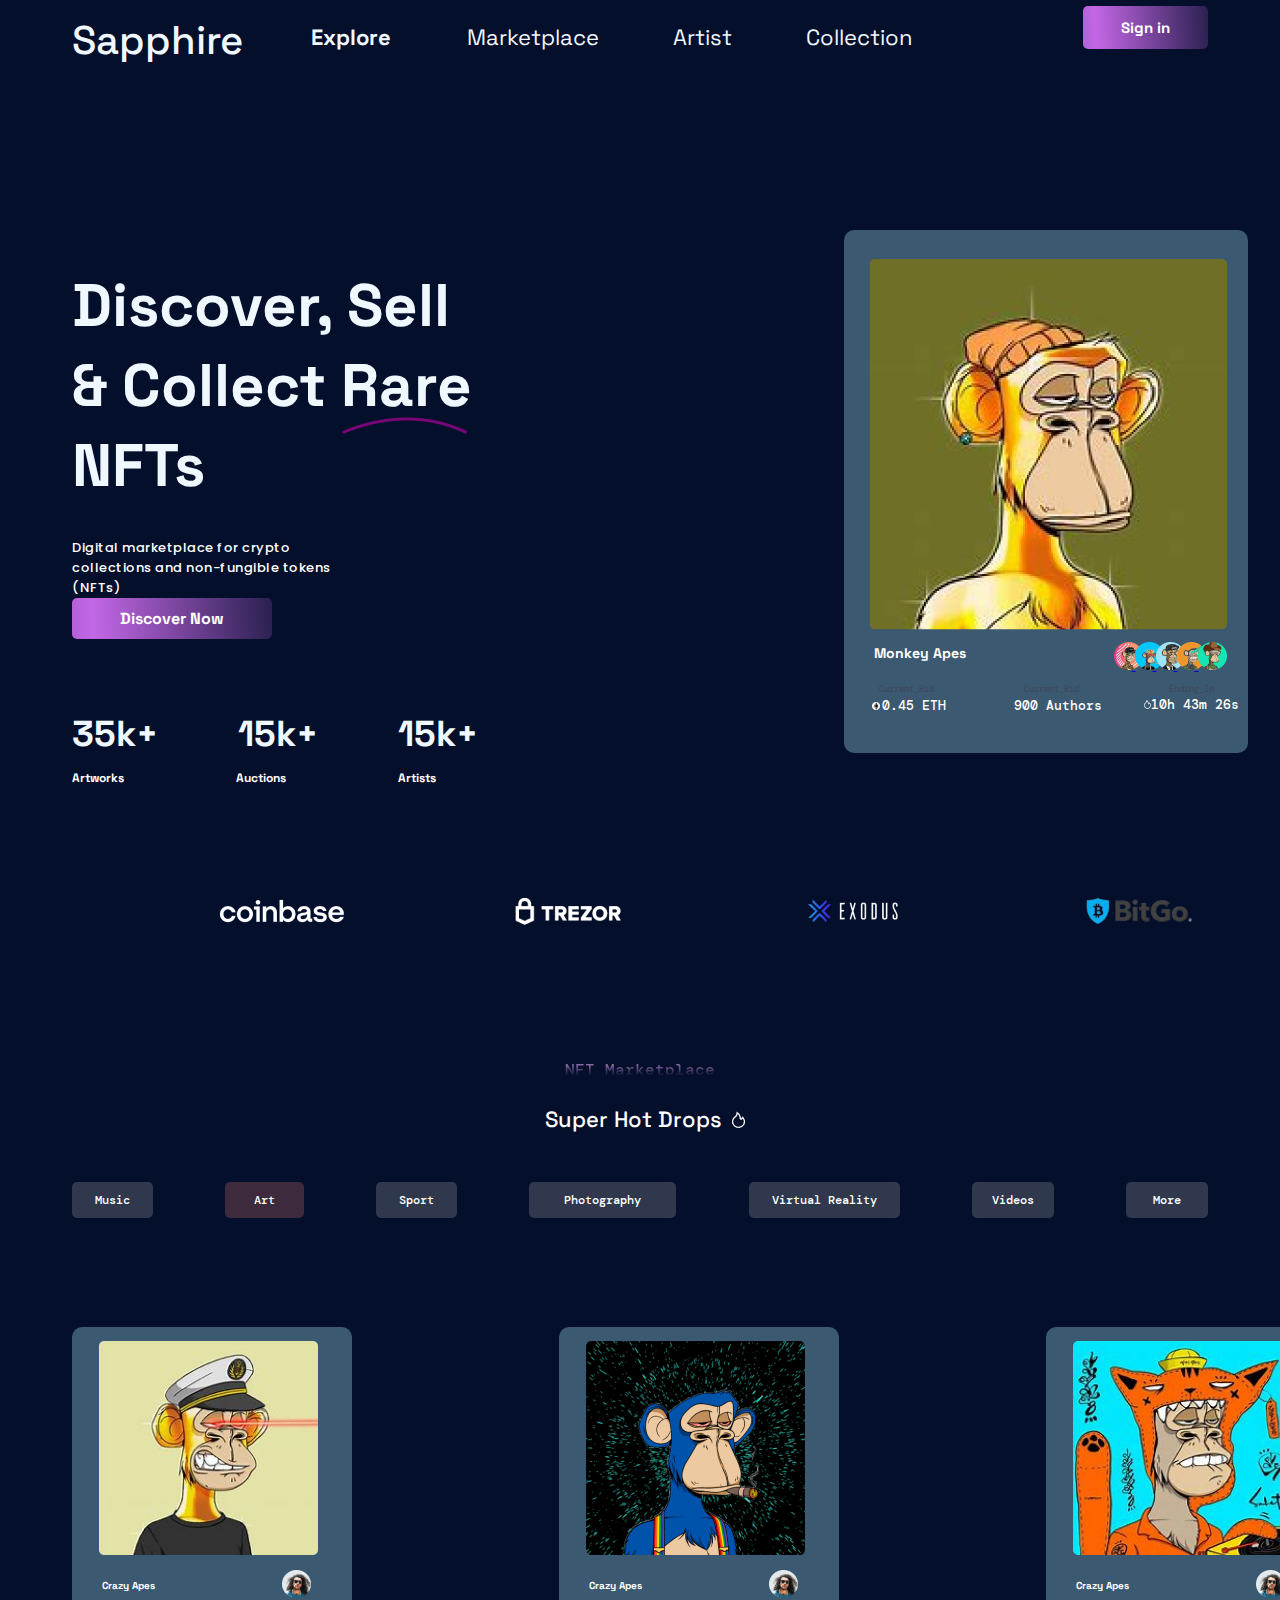
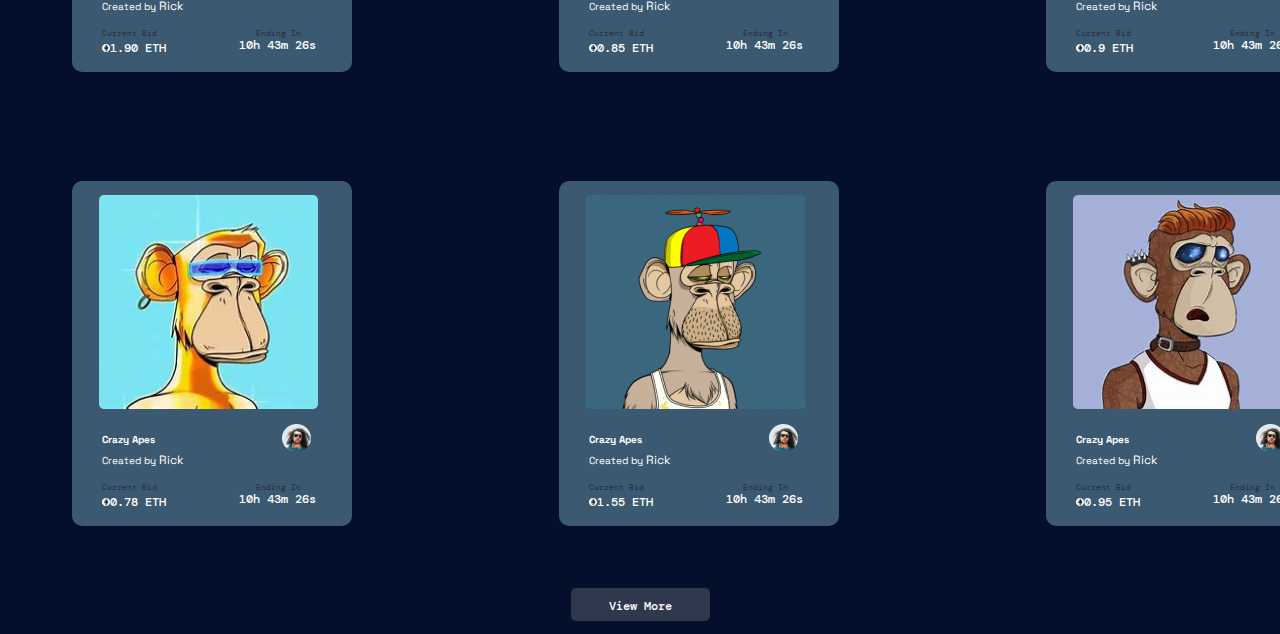
<file: index.html>
<!DOCTYPE html>
<html lang="en">
<head>
    <meta charset="UTF-8">
    <meta http-equiv="X-UA-Compatible" content="IE=edge">
    <meta name="viewport" content="width=device-width, initial-scale=1.0">
    <link rel="stylesheet" href="style.css">
    <title>NFT</title>
</head>
<body style=overflow-x:hidden;>
<!-- шапка -->
<div class="hedaer">
    <div class="container">
        <div class="header-block">
            
            <a href="#" class="header-logo">Sapphire</a>

            <div class="nav">
                <a href="#" class="nav-link"><b>Explore</span></b>
                <a href="#" class="nav-link">Marketplace</a>
                <a href="#" class="nav-link">Artist</a>
                <a href="#" class="nav-link">Collection</a>
            </div>
        
            <div class="button">
                <a href="#" class="btn">Sign in</a>
            </div>
        </div>
    </div>
</div>
<!-- конец шапки -->

<div class="main">
    <div class="container">
        <div class="main-block">
            <div class="main-title">
                Discover, Sell
                & Collect Rare
                NFTs
            </div>

            <div class="element">
                <img src="img'/Vector 1.png" alt="" class="rose">
            </div>
            <div class="main-suptitle">
                Digital marketplace for crypto collections and
                non-fungible tokens (NFTs)
            </div>

            <div class="main-btn">
                <a href="#" class="buttonn">Discover Now</a>
            </div>

            <div class="info-value">
                <div class="ttitle-values">
                    35k+ 15k+ 15k+
                </div>
                <div class="supptitle-values">
                    Artworks Auctions Artists
                </div>
            </div>

            <div class="company">
                <div class="company-items">
                    <a href="#">
                        <img src="img'/coinbase.png" alt="" class="item1">
                    </a>
                
                    <a href="#">
                        <img src="img'/trezor.png" alt="" class="item2">
                    </a>
                
                    <a href="#">
                        <img src="img'/exodus.png" alt="" class="item3">
                    </a>
                
                    <a href="#">
                        <img src="img'/bitgo.png" alt="" class="item4">
                    </a>
                </div>
            </div>


            <div class="right-content">
                <div class="chichi-img">
                    <img src="img'/chichi.png" alt="" class="chicha">
                </div>

                <div class="text">Monkey Apes</div>

                <div class="cartochki">
                    <a href="#" class="crti1">
                        <img src="img'/01.png" class='carti1' alt="">
                    </a>
                                
                    <a href="#" class="crti2">
                        <img src="img'/02.png" class='carti1' alt="">
                    </a>

                    <a href="#" class="crti3">
                        <img src="img'/03.png" class='carti1' alt="">
                    </a>

                    <a href="#" class="crti4">
                        <img src="img'/04.png" class='carti1' alt="">
                    </a>

                    <a href="#" class="crti5">
                        <img src="img'/05.png" class='carti1' alt="">
                    </a>             
                </div>
            


                <div class="info-flex">
                    <div class="info-title">
                        Current_Bid
                        Current_Bid
                        Ending_In
                    </div>
                    
                    <div class="info-suptitle">
                        <div class="info01">
                            <div class="img01">
                                <img src="img'/Ellipse 6.png" alt="" class="image01">
                            </div>

                            <div class="text01">0.45 ETH</div>

                        </div>

                        <div class="info02">
                            <div class="text02">900 Authors</div>
                        </div>

                        <div class="info03">

                            <div class="img03">
                                <img src="img'/Vector (3).png" alt="">
                            </div>

                            <div class="">
                                10h 43m 26s
                            </div>
                        </div>
                    </div>
                </div>
            </div>
        </div>
    </div>
</div>


<div class="market">
    <div class="container">
        <div class="market-title">
            NFT Marketplace
        </div>

        <div class="market-suptitle">
            <div class="market-suptitle-text">
                Super Hot Drops
            </div>
            <div class="market-suptitle-img">
                <img src="img'/fire.png" alt="" class="sup-img">
            </div>
        </div>

        <div class="market-buttons">
            <a href="#" class="btn1">Music</a>
            <a href="#" class="btn2">Art</a>
            <a href="#" class="btn3">Sport</a>
            <a href="#" class="btn4">Photography</a>
            <a href="#" class="btn5">Virtual Reality</a>
            <a href="#" class="btn6">Videos</a>
            <a href="#" class="btn7">More</a>
        </div>
    </div>
</div>
<!-- cartochki x6 -->
<div class="cards-set">
    <div class="container">
        <div class="cards">
            <div class="card1">
                <a href="#"></a>
                <div class="info-card1">
                    <img src="img'/001.png" alt="" class="cr1">

                    <div class="title-info-card1">Crazy <b>Apes</b></div>

                    <a href="#" class="chel01" >
                        <img src="img'/chell.png" class="chel01-img" alt="">
                    </a>

                    <div class="suptitle-info-card1">Created by <span>Rick</span></div>

                    <div class="left-right-info1">
                        <!-- left side -->
                        <div class="left-info-card1">
                            <div class="title-left-info-card1">Current Bid</div>
                            <div class="block-suptitle-left-info-card1">
    
                                <div class="suptitle-left-img-card1">
                                    <img src="img'/Ellipse 6 (1).png" class="ellips6" alt="">
                                </div>
                                <div class="text-suptitle-left-info-card1">1.90 ETH</div>
                
                            </div>
                        </div>
                        <!-- end left side -->

                        <!-- right side -->
                        <div class="right-info-card1">
                            <div class="title-right-info-card1">Ending In</div>
                            <div class="suptitle-right-info-card1">10h 43m 26s</div>
                        </div>
                        <!-- end right side -->
                    </div>
                </div>
            </div>
            
            <div class="card2">
                <div class="info-card2">
                    <img src="img'/002.png" alt="" class="cr1">

                    <div class="title-info-card1">Crazy <b>Apes</b></div>

                    <a href="#" class="chel01" >
                        <img src="img'/chell.png" class="chel01-img" alt="">
                    </a>

                    <div class="suptitle-info-card1">Created by <span>Rick</span></div>

                    <div class="left-right-info1">
                        <!-- left side -->
                        <div class="left-info-card1">
                            <div class="title-left-info-card1">Current Bid</div>
                            <div class="block-suptitle-left-info-card1">
    
                                <div class="suptitle-left-img-card1">
                                    <img src="img'/Ellipse 6 (1).png" class="ellips6" alt="">
                                </div>
                                <div class="text-suptitle-left-info-card1">0.85 ETH</div>
                
                            </div>
                        </div>
                        <!-- end left side -->

                        <!-- right side -->
                        <div class="right-info-card1">
                            <div class="title-right-info-card1">Ending In</div>
                            <div class="suptitle-right-info-card1">10h 43m 26s</div>
                        </div>
                        <!-- end right side -->
                    </div>
                </div>
            </div>
            <div class="card3">
                <div class="info-card3">
                    <img src="img'/003.png" alt="" class="cr1">

                    <div class="title-info-card1">Crazy <b>Apes</b></div>

                    <a href="#" class="chel01" >
                        <img src="img'/chell.png" class="chel01-img" alt="">
                    </a>

                    <div class="suptitle-info-card1">Created by <span>Rick</span></div>

                    <div class="left-right-info1">
                        <!-- left side -->
                        <div class="left-info-card1">
                            <div class="title-left-info-card1">Current Bid</div>
                            <div class="block-suptitle-left-info-card1">
    
                                <div class="suptitle-left-img-card1">
                                    <img src="img'/Ellipse 6 (1).png" class="ellips6" alt="">
                                </div>
                                <div class="text-suptitle-left-info-card1">0.9 ETH</div>
                
                            </div>
                        </div>
                        <!-- end left side -->

                        <!-- right side -->
                        <div class="right-info-card1">
                            <div class="title-right-info-card1">Ending In</div>
                            <div class="suptitle-right-info-card1">10h 43m 26s</div>
                        </div>
                        <!-- end right side -->
                    </div>
                </div>
            </div>
            <div class="card4">
                <div class="info-card4">
                    <img src="img'/004.png" alt="" class="cr1">

                    <div class="title-info-card1">Crazy <b>Apes</b></div>

                    <a href="#" class="chel01" >
                        <img src="img'/chell.png" class="chel01-img" alt="">
                    </a>

                    <div class="suptitle-info-card1">Created by <span>Rick</span></div>

                    <div class="left-right-info1">
                        <!-- left side -->
                        <div class="left-info-card1">
                            <div class="title-left-info-card1">Current Bid</div>
                            <div class="block-suptitle-left-info-card1">
    
                                <div class="suptitle-left-img-card1">
                                    <img src="img'/Ellipse 6 (1).png" class="ellips6" alt="">
                                </div>
                                <div class="text-suptitle-left-info-card1">0.78 ETH</div>
                
                            </div>
                        </div>
                        <!-- end left side -->

                        <!-- right side -->
                        <div class="right-info-card1">
                            <div class="title-right-info-card1">Ending In</div>
                            <div class="suptitle-right-info-card1">10h 43m 26s</div>
                        </div>
                        <!-- end right side -->
                    </div>
                </div>
            </div>
            <div class="card5">
                <div class="info-card5">
                    <img src="img'/005.png" alt="" class="cr1">

                    <div class="title-info-card1">Crazy <b>Apes</b></div>

                    <a href="#" class="chel01">
                        <img src="img'/chell.png" class="chel01-img" alt="">
                    </a>

                    <div class="suptitle-info-card1">Created by <span>Rick</span></div>

                    <div class="left-right-info1">
                        <!-- left side -->
                        <div class="left-info-card1">
                            <div class="title-left-info-card1">Current Bid</div>
                            <div class="block-suptitle-left-info-card1">
    
                                <div class="suptitle-left-img-card1">
                                    <img src="img'/Ellipse 6 (1).png" class="ellips6" alt="">
                                </div>
                                <div class="text-suptitle-left-info-card1">1.55 ETH</div>
                
                            </div>
                        </div>
                        <!-- end left side -->

                        <!-- right side -->
                        <div class="right-info-card1">
                            <div class="title-right-info-card1">Ending In</div>
                            <div class="suptitle-right-info-card1">10h 43m 26s</div>
                        </div>
                        <!-- end right side -->
                    </div>
                </div>
            </div>
            <div class="card6">
                <div class="info-card6">
                    <img src="img'/006.png" alt="" class="cr1">

                    <div class="title-info-card1">Crazy <b>Apes</b></div>

                    <a href="#" class="chel01" >
                        <img src="img'/chell.png" class="chel01-img" alt="">
                    </a>

                    <div class="suptitle-info-card1">Created by <span>Rick</span></div>

                    <div class="left-right-info1">
                        <!-- left side -->
                        <div class="left-info-card1">
                            <div class="title-left-info-card1">Current Bid</div>
                            <div class="block-suptitle-left-info-card1">
    
                                <div class="suptitle-left-img-card1">
                                    <img src="img'/Ellipse 6 (1).png" class="ellips6" alt="">
                                </div>
                                <div class="text-suptitle-left-info-card1">0.95 ETH</div>
                
                            </div>
                        </div>
                        <!-- end left side -->

                        <!-- right side -->
                        <div class="right-info-card1">
                            <div class="title-right-info-card1">Ending In</div>
                            <div class="suptitle-right-info-card1">10h 43m 26s</div>
                        </div>
                        <!-- end right side -->
                    </div>
                </div>
            </div>
        </div>
    </div>
</div>
<!-- end cartochki x6 -->
    
<div class="button-bottom">
    <div class="container">
        <a href="indexx.html" class="btn-button">
            View More
        </a>
    </div>
</div>


</body>
</html>
</file>
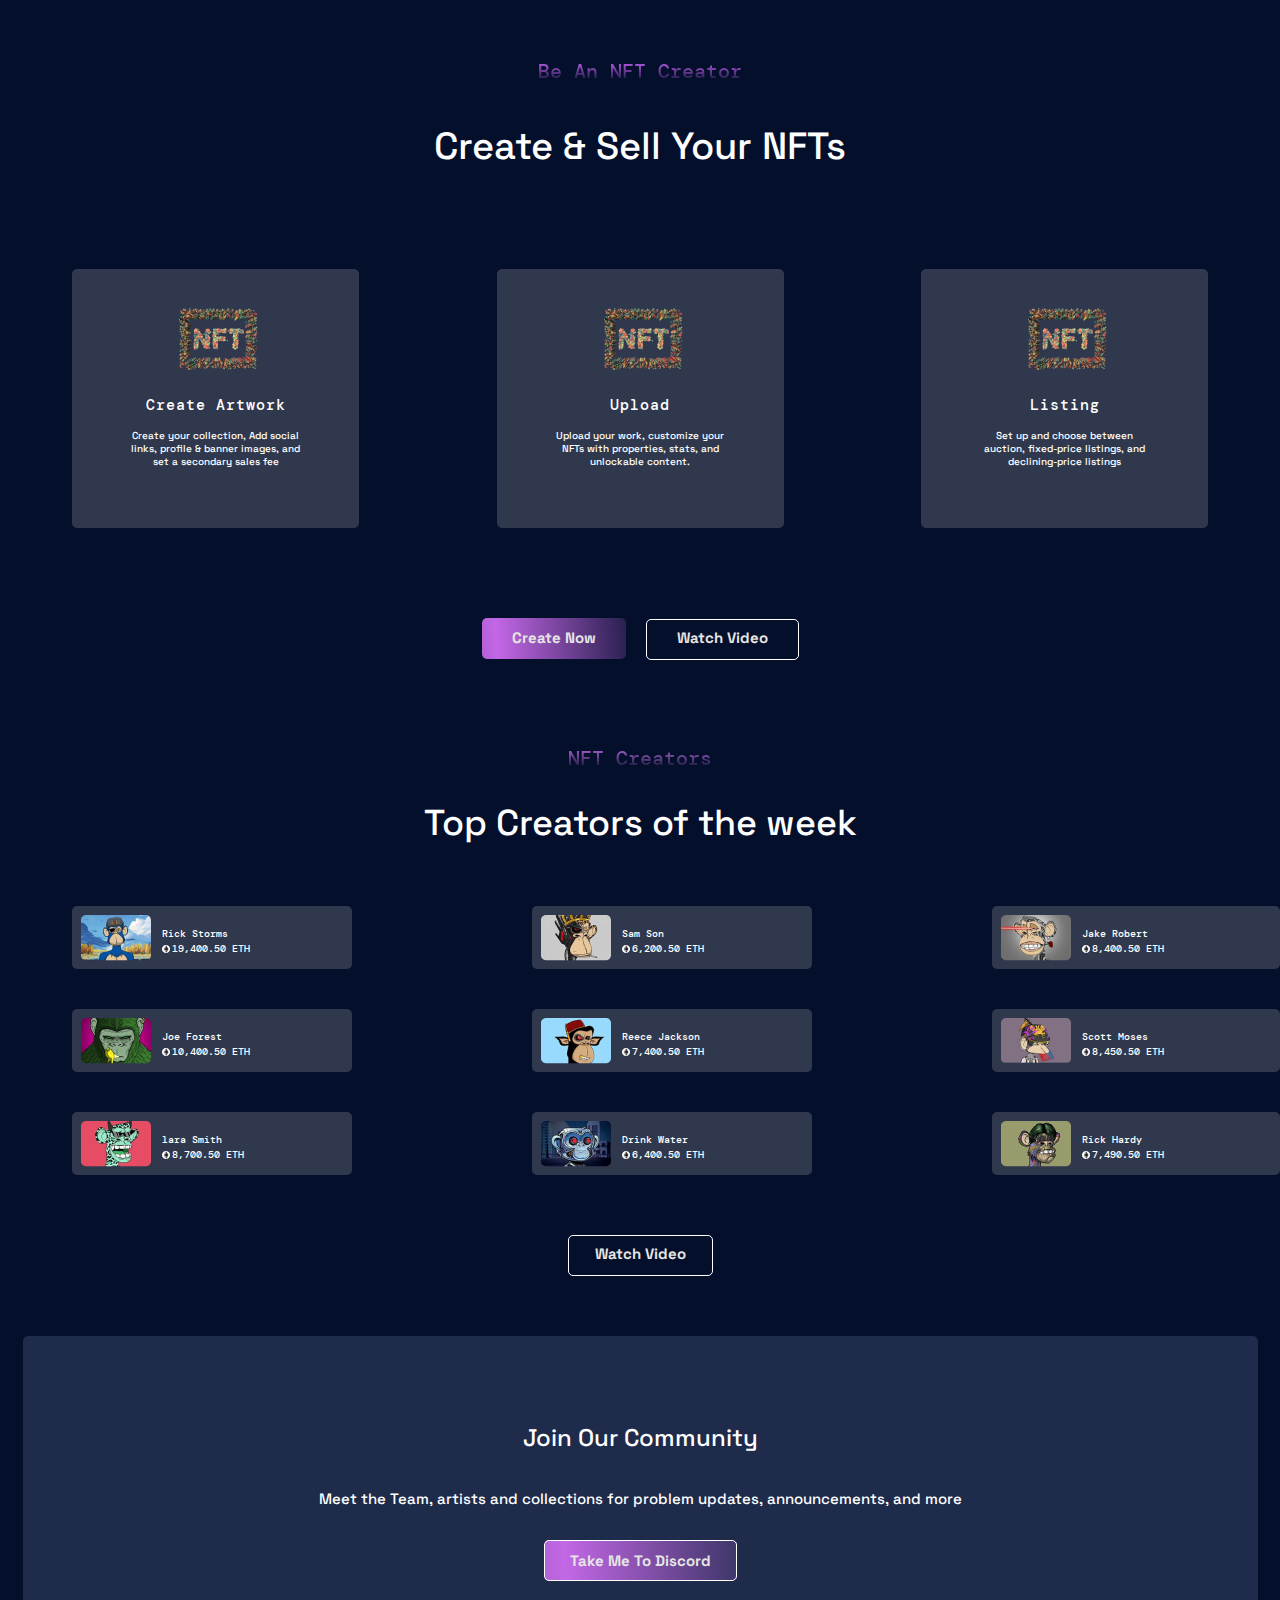
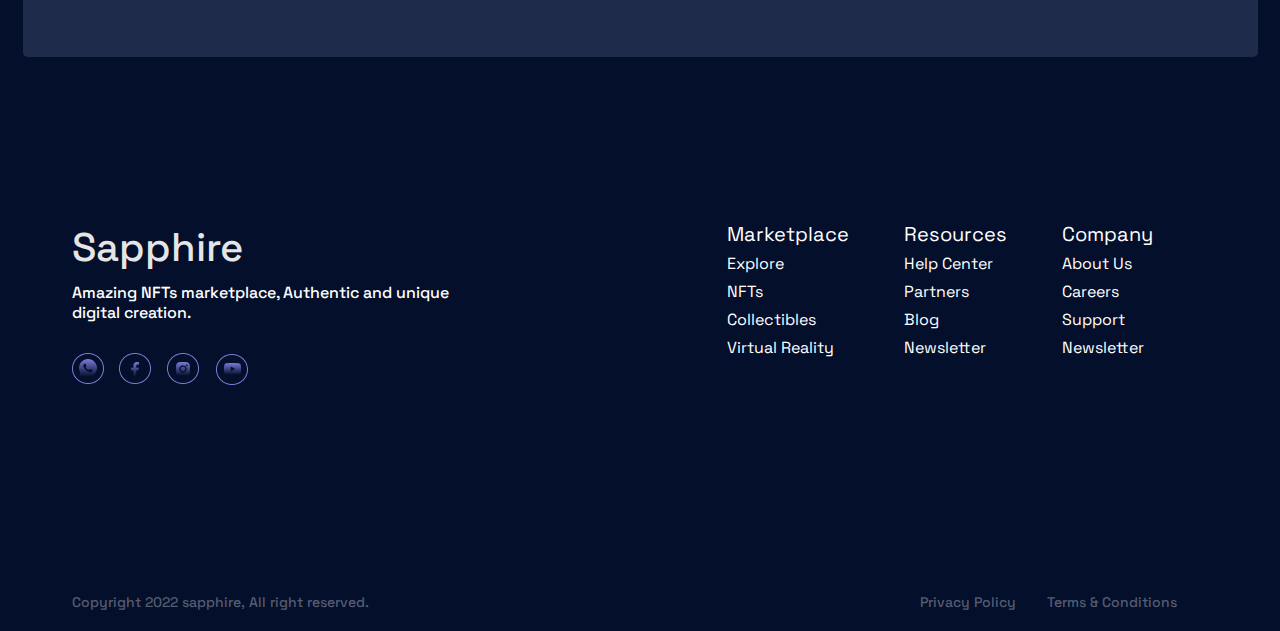
<file: indexx.html>
<!DOCTYPE html>
<html lang="en">
<head>
    <meta charset="UTF-8">
    <meta http-equiv="X-UA-Compatible" content="IE=edge">
    <meta name="viewport" content="width=device-width, initial-scale=1.0">
    <link rel="stylesheet" href="srylee.css">
    <title>NFT</title>
</head>
<body style=overflow-x:hidden;>
<!-- header -->
<div class="header">
    <div class="container">
        <div class="header-block">
            <div class="title">Be An NFT Creator</div>

            <div class="suptitle">
                Create & Sell Your NFTs
            </div>
        </div>
    </div>
</div>
<!-- end header -->

<div class="blocki">
    <div class="container">
        <!-- first block -->
        <div class="blockki">
            <a href="#" class="blo4ok1">
                <div class="block1">
                    <img src="img'/nfft.png" class="nfft-img" alt="">

                    <div class="title-block1">
                        Create Artwork
                    </div>

                    <div class="suptitle-block1">
                        Create your collection, Add social<br>
                        links, profile & banner images, and<br>
                        set a secondary sales fee
                    </div>
                </div>
            </a>
            <!-- end first block -->

            <!-- second block -->
            <a href="#" class="blo4ok2">
                <div class="block2">
                    <img src="img'/nfft.png" class="nfft-img" alt="">

                    <div class="title-block2">
                        Upload
                    </div>

                    <div class="suptitle-block2">
                        Upload your work, customize your<br>
                        NFTs with properties, stats, and<br>
                        unlockable content.
                    </div>
                </div>
            </a>
            <!-- end second block -->

            <!-- third block -->
            <a href="#" class="blo4ok3">
                <div class="block3">
                    <img src="img'/nfft.png" class="nfft-img" alt="">
                    <div class="title-block3">
                        Listing
                    </div>
                    <div class="suptitle-block3">
                        Set up and choose between<br>
                        auction, fixed-price listings, and<br>
                        declining-price listings
                    </div>
                </div>
            </a>
            <!-- end third block -->
        </div>   
    </div>
</div>

<!-- buttons -->

<div class="buttons">
    <div class="container">
        <div class="btn">
            <div class="button-pink">
                <a href="#" class="btn-pink">Create Now</a>
            </div>

            <div class="button-transparent">
                <a href="#" class="btn-transp">Watch Video</a>
            </div>
        </div>
    </div>
</div>
<!-- end buttons -->

<div class="creators">
    <div class="container">
        <div class="creators-title"> NFT Creators</div>
        <div class="creators-suptitle">Top Creators of the week</div>
        <div class="carti">
            <a href="#">
                <div class="crt-cart1">
                    <img src="img'/1aya.png" class="crt1-img" alt="">

                    <div class="title-cr1">Rick Storms</div>
                            
                    <div class="suptitle-cr1">
                        <div class="elli">
                            <img src="img'/Ellipse 6 (1).png" class="ellip" alt="">
                        </div>

                        <div class="sup-text">19,400.50 ETH</div>
                    </div>
                </div>
            </a>
            <a href="#">
                <div class="crt-cart1">
                    <img src="img'/2aya.png" class="crt1-img" alt="">

                    <div class="title-cr1">Sam Son</div>
                            
                    <div class="suptitle-cr1">
                        <div class="elli">
                            <img src="img'/Ellipse 6 (1).png" class="ellip" alt="">
                        </div>

                        <div class="sup-text">6,200.50 ETH</div>
                    </div>
                </div>
            </a>

            <a href="#">
                <div class="crt-cart1">
                    <img src="img'/3aya.png" class="crt1-img" alt="">

                    <div class="title-cr1">Jake Robert</div>
                            
                    <div class="suptitle-cr1">
                        <div class="elli">
                            <img src="img'/Ellipse 6 (1).png" class="ellip" alt="">
                        </div>

                        <div class="sup-text">8,400.50 ETH</div>
                    </div>
                </div>
             </a>

            <a href="#">
                <div class="crt-cart1">
                    <img src="img'/4aya.png" class="crt1-img" alt="">

                    <div class="title-cr1">Joe Forest</div>
                            
                    <div class="suptitle-cr1">
                        <div class="elli">
                            <img src="img'/Ellipse 6 (1).png" class="ellip" alt="">
                        </div>

                        <div class="sup-text">10,400.50 ETH</div>
                    </div>
                </div>
             </a>

            <a href="#" class="card5">
                <div class="crt-cart1">
                    <img src="img'/5aya.png" class="crt1-img" alt="">

                    <div class="title-cr1">Reece Jackson</div>
                            
                    <div class="suptitle-cr1">
                        <div class="elli">
                            <img src="img'/Ellipse 6 (1).png" class="ellip" alt="">
                        </div>

                        <div class="sup-text">7,400.50 ETH</div>
                    </div>
                </div>
            </a>

            <a href="#" class="card6">
                <div class="crt-cart1">
                    <img src="img'/6aya.png" class="crt1-img" alt="">

                    <div class="title-cr1">Scott Moses</div>
                            
                    <div class="suptitle-cr1">
                        <div class="elli">
                            <img src="img'/Ellipse 6 (1).png" class="ellip" alt="">
                        </div>

                        <div class="sup-text">8,450.50 ETH</div>
                    </div>
                </div>
            </a>

            <a href="#" class="card7">
                <div class="crt-cart1">
                    <img src="img'/7aya.png" class="crt1-img" alt="">

                    <div class="title-cr1">lara Smith</div>
                            
                    <div class="suptitle-cr1">
                        <div class="elli">
                            <img src="img'/Ellipse 6 (1).png" class="ellip" alt="">
                        </div>

                        <div class="sup-text">8,700.50 ETH</div>
                    </div>
                </div>
            </a>

            <a href="#" class="card8">
                <div class="crt-cart1">
                    <img src="img'/8aya.png" class="crt1-img" alt="">

                    <div class="title-cr1">Drink Water</div>
                            
                    <div class="suptitle-cr1">
                        <div class="elli">
                            <img src="img'/Ellipse 6 (1).png" class="ellip" alt="">
                        </div>

                        <div class="sup-text">6,400.50 ETH</div>
                    </div>
                </div>
            </a>

            <a href="#" class="card9">
                <div class="crt-cart1">
                    <img src="img'/9aya.png" class="crt1-img" alt="">

                    <div class="title-cr1">Rick Hardy</div>
                            
                    <div class="suptitle-cr1">
                        <div class="elli">
                            <img src="img'/Ellipse 6 (1).png" class="ellip" alt="">
                        </div>

                        <div class="sup-text">7,490.50 ETH</div>
                    </div>
                </div>
            </a>
        </div>
    </div>
</div>


<div class="buton">
    <div class="container">
        <div class="buto">
            <a href="#" class="but">Watch Video</a>
        </div>
    </div>
</div>



<div class="block">
    <div class="container">
        <div class="block-info">
            <h1>Join Our Community</h1>
            <h2>Meet the Team, artists and collections for problem updates, announcements, and more</h2>
            <div class="butom"><a href="#" class="butonn">Take Me To Discord</a></div>
        </div>
    </div>
</div>


<div class="information">
    <div class="container">
        <div class="inform-block">
            <div class="left">
                <div class="inf-title">Sapphire</div>
                <div class="inf-suptitle">Amazing NFTs marketplace, Authentic and unique<br>
                    digital creation.</div>
                <div class="whatsapp" target="_blank"  title="whatsapp">
                    <a href="#" class="whats">
                        <img src="img'/krug.png" class="kru" alt="">
                        <img src="img'/whatsapp.png" class="what" alt="">
                    </a>
                </div>

                <div class="facebook">
                    <a href="#" class="facebo" target="_blank"  title="facebook">
                        <img src="img'/krug.png" class="kru" alt="">
                        <img src="img'/facebook.png" class="face" alt="">
                    </a>
                </div>

                <div class="instagram">
                    <a href="#" class="insta" target="_blank"  title="instagram">
                        <img src="img'/krug.png" class="kru" alt="">
                        <img src="img'/inst.png" class="inst" alt="">
                    </a>
                </div>

                <div class="youtube" target="_blank"  title="youtube">
                    <a href="#" class="youtub">
                        <img src="img'/krug.png" class="kru" alt="">
                        <img src="img'/yt.png" class="yt" alt="">
                    </a>
                </div>
            </div>


            <div class="right">
                <div class="colomn_a">
                    <a href="#" class="bt1"><span>Marketplace</span></a><br>
                    <a href="#" class="bt1">Explore</a><br>
                    <a href="#" class="bt1">NFTs</a><br>
                    <a href="#" class="bt1">Collectibles</a><br>
                    <a href="#" class="bt1">Virtual Reality</a>
                </div>

                <div class="colomn_b">
                    <a href="#" class="bt1"><span>Resources</span></a><br>
                    <a href="#" class="bt1">Help Center</a><br>
                    <a href="#" class="bt1">Partners</a><br>
                    <a href="#" class="bt1">Blog</a><br>
                    <a href="#" class="bt1">Newsletter</a>
                </div>

                <div class="colomn_c">
                    <a href="#" class="bt1"><span>Company</span></a><br>
                    <a href="#" class="bt1">About Us</a><br>
                    <a href="#" class="bt1">Careers</a><br>
                    <a href="#" class="bt1">Support</a><br>
                    <a href="#" class="bt1">Newsletter</a>
                </div>
            </div>
        </div>
    </div>
</div>


<div class="footer">
    <div class="container">
        <div class="footer-link">
            <div class="left-footer-inf">
                <div class="l-footer-link">
                    Copyright 2022 sapphire, All right reserved.
                </div>
            </div>

            <div class="right-footer-inf">
                <div class="first">
                    Privacy Policy
                </div>
                <div class="second">
                    Terms & Conditions
                </div>
            </div>
        </div>
    </div>
</div>




</body>
</html>
</file>
<file: style.css>
@import url('https://fonts.googleapis.com/css2?family=DM+Mono:wght@500&family=Poppins:wght@500&family=Space+Grotesk:wght@500;700&display=swap');


body {
    background-color: #040f2b;
    max-width: 1920px;
    margin: 0 auto;
}

.container {
    margin: 0 72px;
}


.header-block {
    display: flex;
    justify-content: space-between;
    flex-direction: row;

    
}

.header-logo {
    text-decoration: none;
    color: aliceblue;
    font-family: 'Space Grotesk';
    font-weight: 500;
    font-size: 40px;
    margin-top: 15px;
}

.nav {
    margin-top: 23px;
    
}

.nav-link {
    font-family: 'Space Grotesk';
    font-weight: 400;
    font-size: 22px;
    text-decoration: none;
    color: aliceblue;
    margin-top: 23px;
    margin-right: 70px;
    transition: color 0.2s linear;
}

.nav-link:hover {
    color: #C367E6;
}


.button {
    margin-top: 18px;
}


.btn {
    color: #FFFFFF;
    text-decoration: none;
    padding: 12px 38px;
    font-weight: 700;
    transition: color 0.2s linear;
    background: linear-gradient(85.76deg, rgba(191, 196, 238, 0.0945738) -105.02%, #C367E6 10.94%, rgba(190, 206, 239, 0) 121.57%);
    border-radius: 5px;
    font-family: 'Space Grotesk';
    font-size: 15px;
    margin-left: 34px;
    transition: color 0.2s linear;
}

.btn:hover {
    color: #35124e;
}

.main-block {
    padding-top: 200px;
}

.main-title {
    font-family: 'Space Grotesk';
    font-weight: 700;
    font-size: 60px;
    color: aliceblue;
    text-decoration: none;
    max-width: 400px;
    max-height: 231px;
    line-height: 80px;
}

.rose {
    position: relative;
    left: 270px;
    top: -80px;
}

.main-suptitle {
    font-family: 'Poppins';
    font-weight: 500;
    font-size: 13px;
    line-height: 20px;
    text-decoration: none;
    color: #FFFFFF;
    margin-top: 20px;
    max-width: 300px;
    max-height: 40px;
    letter-spacing: 0.5px;
}


.main-btn {
    margin-top: 30px;
}

.buttonn {
    color: #FFFFFF;
    text-decoration: none;
    padding: 10px 48px;
    font-weight: 700;
    transition: color 0.2s linear;
    background: linear-gradient(85.76deg, rgba(191, 196, 238, 0.0945738) -105.02%, #C367E6 10.94%, rgba(190, 206, 239, 0) 121.57%);
    border-radius: 5px;
    font-family: 'Space Grotesk';
    font-size: 16px;
    
}

.buttonn:hover {
    color: #35124e;
}

.ttitle-values {
    padding-top: 82px;
    word-spacing: 71px;
    color: aliceblue;
    font-family: 'Space Grotesk';
    font-style: normal;
    font-weight: 700;
    font-size: 36px;
    line-height: 46px;
 }

 .supptitle-values {
    padding-top: 14px;
    color: #FFFFFF;
    word-spacing: 109px;
    font-family: 'Space Grotesk';
    font-style: normal;
    font-weight: 700;
    font-size: 12px;
    line-height: 15px;
 }


.right-content {
    position: relative;
    max-width: 404px;
    min-height: 494px;
    background: #3B5971;
    left: 1360px;
    top: -710px;
    border-radius: 10px;
}


.chicha {
    margin: 29px 25px 10px;
}

.text {
    position: relative;
    left: 30px;
    color: #FFFFFF;
    font-family: 'Space Grotesk';
    font-weight: 700;
    font-size: 14px;
    line-height: 18px;
}


.cartochki {
    position: relative;
    left: 270px;
    top: -20px;
    
}

.carti1 {
    margin-right: -12px;
    text-decoration: none;
}

.info-title {
   position: relative;
   display: flex;
   justify-content: space-around;
   align-items: center;
   top: -20px;
   word-spacing: 85px;
   font-family: 'DM Mono';
   font-weight: 400;
   font-size: 9px;
   line-height: 10px;
   color: #41485a;
}

.info01 {
    position: relative;
    display: flex;
    justify-content: flex-start;
    left: 28px;
    top: -15px;
    color: #FFFFFF;
    font-family: 'DM Mono';
    font-weight: 500;
    font-size: 13px;
    line-height: 13px;
    
}

.image01 {
    margin-right: 2px;
}

.text02 {
    position: relative;
    left: 170px;
    top: -28px;
    font-family: 'DM Mono';
    font-weight: 500;
    font-size: 13px;
    line-height: 13px;
    color: #FFFFFF;
}

.info03 {
    position: relative;
    display: flex;
    justify-content: flex-start;
    left: 300px;
    top: -42px;
    color: #FFFFFF;
    font-family: 'DM Mono';
    font-weight: 500;
    font-size: 13px;
    line-height: 13px;
}

.info-flex {
    padding-top: 10px;
}


.company-items {
    display: flex;
    justify-content: flex-end;
    padding-top: 100px;
    
}

.item1 {
    position: relative;
    margin-right: 150px;
}


.item2 {
    position: relative;
    margin-right: 150px;
}

.item3 {
    position: relative;
    margin-right: 150px;
}


.market-title {
    display: flex;
    justify-content: center;
    margin-top: -400px;
    background: linear-gradient(180deg, #9C76B8 0%, rgba(156, 118, 184, 0) 100%);
    -webkit-background-clip: text;
    -webkit-text-fill-color: transparent;
    background-clip: text;
    text-fill-color: transparent;
    font-family: 'DM Mono';
    font-style: normal;
    font-weight: 500;
    font-size: 16px;
    line-height: 13px;
}

.market-suptitle {
    display: flex;
    justify-content: center;
    margin-top: 30px;
}

.market-suptitle-text {
    font-family: 'Space Grotesk';
    font-style: normal;
    font-weight: 500;
    font-size: 22px;
    line-height: 26px;
    color: #FFFFFF;
}


.sup-img {
   position: relative;
   left: 10px;
   top: 5px;
}

.market-buttons {
    margin-top: 50px;
    display: flex;
    justify-content: space-between;
}

.btn1 {
    background: #30384D;
    border-radius: 5px;
    color: #FFFFFF;
    text-decoration: none;
    padding: 10px 23px;
    font-family: 'DM Mono';
    font-style: normal;
    font-weight: 500;
    font-size: 12px;
    transition: color 0.2s linear;
}

.btn1:hover {
    color: #962d90;
}


.btn2 {
    background: #3D2A3D;
    border-radius: 5px; 
    padding: 10px 29px;
    color: #FFFFFF;
    text-decoration: none;
    font-family: 'DM Mono';
    font-style: normal;
    font-weight: 500;
    font-size: 12px;
    transition: color 0.2s linear;
}

.btn2:hover {
    color: #962d90;
}

.btn3 {
    background: #30384D;
    border-radius: 5px;
    font-family: 'DM Mono';
    font-style: normal;
    font-weight: 500;
    font-size: 12px;
    text-decoration: none;
    color: #FFFFFF;
    padding: 10px 23px;
    transition: color 0.2s linear;
}

.btn3:hover {
    color: #962d90;
}

.btn4 {
    background: #30384D;
    border-radius: 5px;
    font-family: 'DM Mono';
    font-style: normal;
    font-weight: 500;
    font-size: 12px;
    text-decoration: none;
    color: #FFFFFF;
    padding: 10px 35px;
    transition: color 0.2s linear;
}

.btn4:hover {
    color: #962d90;
}

.btn5 {
    background: #30384D;
    border-radius: 5px;
    font-family: 'DM Mono';
    font-style: normal;
    font-weight: 500;
    font-size: 12px;
    text-decoration: none;
    color: #FFFFFF;
    padding: 10px 23px;
    transition: color 0.2s linear;
}

.btn5:hover {
    color: #962d90;
}

.btn6 {
    background: #30384D;
    border-radius: 5px;
    font-family: 'DM Mono';
    font-style: normal;
    font-weight: 500;
    font-size: 12px;
    text-decoration: none;
    color: #FFFFFF;
    padding: 10px 20px;
    transition: color 0.2s linear;
}

.btn6:hover {
    color: #962d90;
}

.btn7 {
    background: #30384D;
    border-radius: 5px;
    font-family: 'DM Mono';
    font-style: normal;
    font-weight: 500;
    font-size: 12px;
    text-decoration: none;
    color: #FFFFFF;
    padding: 10px 27px;
    transition: color 0.2s linear;
}

.btn7:hover {
    color: #962d90;
}



.card1 {
    display: flex;
    margin-top: 51px;
    max-width: 281px;
    min-height: 323px;
    background: #3B5971;
    border-radius: 10px;
    transition: color 0.2s linear;
}

.card1:hover {
    color: #962d90;
}

.cr1 {
    margin: 14px 35px 0px 27px; 
    width: 219px;
    height: 214px;
}


.card2 {
    display: flex;
    margin-top: 51px;
    max-width: 281px;
    min-height: 323px;
    background: #3B5971;
    border-radius: 10px;
    position: relative;
    
}

.cr2 {
    margin: 14px 35px 94px 27px; 
    width: 219px;
    height: 214px;
}

.card3 {
    display: flex;
    margin-top: 51px;
    max-width: 281px;
    min-height: 323px;
    background: #3B5971;
    border-radius: 10px;
}

.cr3 {
    margin: 14px 35px 94px 27px; 
    width: 219px;
    height: 214px;
}

.card4 {
    display: flex;
    margin-top: 51px;
    max-width: 281px;
    min-height: 323px;
    background: #3B5971;
    border-radius: 10px;
}

.cr4 {
    margin: 14px 35px 94px 27px; 
    width: 219px;
    height: 214px;
}

.card5 {
    display: flex;
    margin-top: 51px;
    max-width: 281px;
    min-height: 323px;
    background: #3B5971;
    border-radius: 10px;
}

.cr5 {
    margin: 14px 35px 94px 27px; 
    width: 219px;
    height: 214px;
}

.card6 {
    display: flex;
    margin-top: 51px;
    max-width: 281px;
    min-height: 323px;
    background: #3B5971;
    border-radius: 10px;
}

.cr6 {
    margin: 14px 35px 94px 27px; 
    width: 219px;
    height: 214px;
}

.cards {
    margin-top: 58px;
    display: grid;
    grid-template-areas: "a b c"
                        "d e f";
    grid-template-columns: repeat(auto-fill, minmax(280px, 280px));
    grid-column-gap: 460px;
    grid-row-gap: 58px;
}


.title-info-card1 {
    position: relative;
    left: 30px;
    margin-top: 20px;
    font-family: 'Space Grotesk';
    font-style: normal;
    font-weight: 700;
    font-size: 10px;
    line-height: 13px;
    color: #FFFFFF;
}

.chel01-img {
    position: relative;
    left: 210px;
    bottom: 22px;
}

.suptitle-info-card1 {
    position: relative;
    left: 30px;
    bottom: 24px;
    font-family: 'Space Grotesk';
    font-style: normal;
    font-weight: 400;
    font-size: 10px;
    line-height: 13px;
    color: #FFFFFF;

}

span {
    font-size: 12px;
}

.left-right-info1 {
    display: flex;
    justify-content: space-between;
}

.title-left-info-card1 {
    font-family: 'DM Mono';
    font-style: normal;
    font-weight: 400;
    font-size: 8px;
    line-height: 12px;
    color: #262d3f;
    position: relative;
    left: 30px;
    bottom: 10px;
}

.block-suptitle-left-info-card1 {
    display: flex;
    position: relative;
    left: 30px;
    bottom: 10px;
}

.block-suptitle-left-info-card1 {
    font-family: 'DM Mono';
    font-style: normal;
    font-weight: 500;
    font-size: 12px;
    line-height: 13px;
    color: #FFFFFF;
    margin-top: 3px;
}

.right-info-card1 {
    position: relative;
    right: 20px;
    bottom: 10px;
}

.title-right-info-card1 {
    font-family: 'DM Mono';
    font-style: normal;
    font-weight: 400;
    font-size: 8px;
    line-height: 12px;
    color: #262d3f;
}

.suptitle-right-info-card1 {
    font-family: 'DM Mono';
    font-style: normal;
    font-weight: 500;
    font-size: 12px;
    line-height: 13px;
    color: #FFFFFF;
    position: relative;
    right: 17px;
    margin-bottom: 10px;
}

.button-bottom {
    margin-top: 70px;
    display: flex;
    justify-content: center;
    margin-bottom: 20px;
}

.btn-button {
    padding: 10px 38px 7px 38px;
    background: #30384D;
    border-radius: 5px;
    font-family: 'DM Mono';
    font-style: normal;
    font-weight: 500;
    font-size: 12px;
    line-height: 16px;
    color: #FFFFFF;
    text-decoration: none;
    transition: color 0.2s linear;
}

.btn-button:hover {
    color: #962d90;
}




@media(max-width: 1600px) {
    .right-content {
       left: 71%;
    }

    .cards {
        grid-column-gap: 270px;
    }
}



@media(max-width: 1400px) {
    .right-content {
       left: 68%;
    }

    .cards {
        grid-column-gap: 207px;
    }
}


@media(max-width: 1200px) {
    .right-content {
       left: 62%;
    }

    .cards {
        grid-column-gap: 100px;
    }

    .header-logo {
        display: none;
    }
}
</file>
<file: srylee.css>
@import url('https://fonts.googleapis.com/css2?family=DM+Mono:wght@500&family=Space+Grotesk:wght@500;700&display=swap');

body {
    background-color: #040f2b;
    max-width: 1920px;
    margin: 0 auto;
}

.container {
    margin: 0 72px;
}


a {
    text-decoration: none;
}

.title {
    margin-top: 60px;
    font-family: 'DM Mono';
    font-style: normal;
    font-weight: 500;
    font-size: 20px;
    line-height: 23px;
    background: linear-gradient(180deg, #c963f8 0%, rgba(129, 50, 165, 0) 100%);
    -webkit-background-clip: text;
    -webkit-text-fill-color: transparent;
    background-clip: text;
    text-fill-color: transparent;
    display: flex;
    justify-content: center;
}


.suptitle {
    margin-top: 40px;
    font-family: 'Space Grotesk';
    font-style: normal;
    font-weight: 500;
    font-size: 38px;
    line-height: 46px;
    color: #FFFFFF;
    display: flex;
    justify-content: center;
}

.blockki {
    margin-top: 100px;
    display: flex;
    justify-content: space-between;
}



.nfft-img  {
    padding: 33px 91px 0 91px;
}

.block1 {
    background: #30384D;
    max-width: 287px;
    min-height: 259px;
    border-radius: 5px;
    transition: color 0.2s linear;
}

.block1:hover {
    background-color: #651883;
}


.blo4ok1 {
    text-decoration: none;
}



.title-block1 {
    margin-top: 17px;
    font-family: 'DM Mono';
    font-style: normal;
    font-weight: 500;
    font-size: 15px;
    line-height: 20px;
    color: #FFFFFF;
    display: flex;
    justify-content: center;
    letter-spacing: 1px;
}

.suptitle-block1 {
    margin-top: 14px;
    display: flex;
    justify-content: center;
    font-family: 'Space Grotesk';
    font-style: normal;
    font-weight: 500;
    font-size: 10px;
    line-height: 13px;
    color: #FFFFFF;
    position: relative;
    text-align: center;
    
}


.block2 {
    background-color: #30384D;
    max-width: 287px;
    min-height: 259px;
    border-radius: 5px;
    transition: color 0.2s linear;
}

.block2:hover {
    background-color: #651883;
}

.blo4ok2 {
    text-decoration: none;
}



.title-block2 {
    margin-top: 17px;
    font-family: 'DM Mono';
    font-style: normal;
    font-weight: 500;
    font-size: 15px;
    line-height: 20px;
    color: #FFFFFF;
    display: flex;
    justify-content: center;
    letter-spacing: 1px;
}

.suptitle-block2 {
    margin-top: 14px;
    display: flex;
    justify-content: center;
    font-family: 'Space Grotesk';
    font-style: normal;
    font-weight: 500;
    font-size: 10px;
    line-height: 13px;
    color: #FFFFFF;
    position: relative;
    text-align: center;
}


.block3 {
    background: #30384D;
    max-width: 287px;
    min-height: 259px;
    border-radius: 5px;
    transition: color 0.2s linear;
}


.block3:hover {
    background-color: #651883;
}


.blo4ok3 {
    text-decoration: none;
}


.title-block3 {
    margin-top: 17px;
    font-family: 'DM Mono';
    font-style: normal;
    font-weight: 500;
    font-size: 15px;
    line-height: 20px;
    color: #FFFFFF;
    display: flex;
    justify-content: center;
    letter-spacing: 1px;
}

.suptitle-block3 {
    margin-top: 14px;
    display: flex;
    justify-content: center;
    font-family: 'Space Grotesk';
    font-style: normal;
    font-weight: 500;
    font-size: 10px;
    line-height: 13px;
    color: #FFFFFF;
    position: relative;
    text-align: center;
}


.btn {
    display: flex;
    justify-content: center;
    margin-top: 100px;
}

.button-pink {
    margin-right: 20px;
}


.btn-pink {
    font-family: 'Space Grotesk';
    font-style: normal;
    font-weight: 700;
    font-size: 15px;
    line-height: 19px;
    color: #E5E5E5;
    text-decoration: none;
    background: linear-gradient(85.76deg, rgba(191, 196, 238, 0.0945738) -105.02%, #C367E6 10.94%, rgba(190, 206, 239, 0) 121.57%);
    border-radius: 5px;
    padding: 10px 30px 12px 30px;
    transition: color 0.2s linear;
}

.btn-pink:hover {
    color: #370c47;
}

.btn-transp {
    border: 1px solid #FFFFFF;
    border-radius: 5px;
    padding: 8px 30px 12px 30px;
    font-family: 'Space Grotesk';
    font-style: normal;
    font-weight: 700;
    font-size: 15px;
    line-height: 19px;
    color: #E5E5E5;
    text-decoration: none;
    transition: color 0.2s linear;
}

.btn-transp:hover {
    color: #651883;
}


.creators {
    margin-top: 100px;
}

.creators-title {
    display: flex;
    justify-content: center;
    font-family: 'DM Mono';
    font-style: normal;
    font-weight: 500;
    font-size: 20px;
    line-height: 23px;
    background: linear-gradient(180deg, #B469D8 0%, rgba(180, 105, 216, 0) 100%);
    -webkit-background-clip: text;
    -webkit-text-fill-color: transparent;
    background-clip: text;
    text-fill-color: transparent;
}

.creators-suptitle {
    margin-top: 30px;
    display: flex;
    justify-content: center;
    font-family: 'Space Grotesk';
    font-style: normal;
    font-weight: 500;
    font-size: 36px;
    line-height: 46px;
    color: #FFFFFF;
}

.crt-cart1 {
    max-width: 288px;
    height: 63px;
    background: #30384D;
    border-radius: 5px;
    transition: opacity .7s ease;
}


.crt-cart1:hover {
    background-color: #C367E6;
}

.crt1-img {
    padding: 9px 209px 9px 9px;
}

.title-cr1 {
    position: relative;
    left: 90px;
    bottom: 45px;
    font-family: 'DM Mono';
    font-style: normal;
    font-weight: 500;
    font-size: 10px;
    line-height: 10px;
    color: #FFFFFF;
}

.suptitle-cr1 {
    display: flex;
}

.ellip {
    position: relative;
    left: 90px;
    bottom: 45px;
    margin-right: 2px;
}

.sup-text {
    position: relative;
    left: 90px;
    bottom: 40px;
    font-family: 'DM Mono';
    font-style: normal;
    font-weight: 500;
    font-size: 10px;
    line-height: 10px;
    color: #FFFFFF;
}

.carti {
    margin-top: 60px;
    display: grid;
    grid-template-areas: "a b c"
                        "d e f"
                        "g o s";
    grid-template-columns: repeat(auto-fill, minmax(280px, 280px));
    grid-column-gap: 460px;
    grid-row-gap: 40px;
}




.buto {
    margin-top: 60px;
    display: flex;
    justify-content: center;
}

.but {
    border: 1px solid #FFFFFF;
    border-radius: 5px;
    padding: 8px 26px 12px 26px;
    font-family: 'Space Grotesk';
    font-style: normal;
    font-weight: 700;
    font-size: 15px;
    line-height: 19px;
    color: #E5E5E5;
    text-decoration: none;
    transition: color 0.2s linear;
}

.but:hover {
    color: #651883;
}

.block-info {
    background: #1E2B4B;
    width: 1730px;
    height: 261px;
    text-align: center;
    padding-top: 60px;
    border-radius: 5px;
}


.block {
    display: flex;
    justify-content: center;
    margin-top: 60px;
}

h1 {
    font-family: 'Space Grotesk';
    font-style: normal;
    font-weight: 500;
    font-size: 24px;
    line-height: 31px;
    color: #FFFFFF;
    padding-top: 10px;
    
}

h2 {
    font-family: 'Space Grotesk';
    font-style: normal;
    font-weight: 500;
    font-size: 15px;
    line-height: 19px;
    color: #FFFFFF;
    padding-top: 20px;
}

.butonn {
    background: linear-gradient(85.76deg, rgba(191, 196, 238, 0.0945738) -105.02%, #C367E6 10.94%, rgba(190, 206, 239, 0) 121.57%);
    border: 1px solid #FFFFFF;
    border-radius: 5px;
    padding: 10px 25px 10px 25px;
    font-family: 'Space Grotesk';
    font-style: normal;
    font-weight: 700;
    font-size: 15px;
    line-height: 19px;
    color: #E5E5E5;
    text-decoration: none;
    transition: color 0.2s linear;
}

.butonn:hover {
    color: #651883;
}

.butom {
    padding-top: 30px;
}

.information {
    margin-top: 165px;
    margin-bottom: 100px;
}

.inf-title {
    font-family: 'Space Grotesk';
    font-style: normal;
    font-weight: 500;
    font-size: 40px;
    line-height: 51px;
    color: #E5E5E5;
}

.inf-suptitle {
    padding-top: 10px;
    font-family: 'Space Grotesk';
    font-style: normal;
    font-weight: 500;
    font-size: 16px;
    line-height: 20px;
    color: #FFFFFF;
}


/* whatsapp */
.whatsapp {
    margin-top: 30px;
}

.what {
    position: relative;
    right: 29px;
    bottom: 7px;
}

.whats {
    text-decoration: none;
}
/* end whatsapp */

/* facebook */
.facebook {
    position: relative;
    left: 47px;
    bottom: 35px;

}

.facebo {
    text-decoration: none;
}

.face {
    position: relative;
    right: 24px;
    bottom: 7px;
}

/* end facebook */

/* inst */
.instagram {
    position: relative;
    left: 95px;
    bottom: 70px;
}

.insta {
    text-decoration: none;
}

.inst {
    position: relative;
    right: 27px;
    bottom: 8px;
}
/* end inst */

/* yt */
.youtube {
    position: relative;
    left: 144px;
    bottom: 104px;
    
}


.youtub {
    text-decoration: none;
}

.yt {
    position: relative;
    right: 28px;
    bottom: 10px;
}
/* end yt */

.footer-inf {
    font-family: 'Space Grotesk';
    font-style: normal;
    font-weight: 500;
    font-size: 14px;
    line-height: 18px;
    color: #545C71;
}

.right {
    display: flex;
    justify-content: baseline;
}

.inform-block {
    display: flex;
    justify-content: space-between;
}

.colomn_a {
    position: relative;
    margin-right: 55px;
    line-height: 28px;
    transition: color 0.2s linear;
}

.colomn_a:hover {
    color: #651883;
}

.bt1 {
    font-family: 'Space Grotesk';
    font-style: normal;
    font-weight: 400;
    font-size: 16px;
    line-height: 20px;
    color: #FFFFFF;
    text-decoration: none;
    transition: color 0.2s linear;
}

.bt1:hover {
    color: #651883;
}

.colomn_b {
    position: relative;
    margin-right: 55px;
    line-height: 28px;
}

.colomn_c {
    position: relative;
    margin-right: 55px;
    line-height: 28px;
}

span {
    font-size: 20px;
}

.footer-link {
    display: flex;
    justify-content: space-between;
    margin-bottom: 20px;
}

.l-footer-link {
    position: relative;
    margin-right: 31px;
    font-family: 'Space Grotesk';
    font-style: normal;
    font-weight: 500;
    font-size: 14px;
    line-height: 18px;
    color: #545C71;
}

.right-footer-inf {
    display: flex;
    justify-content: baseline;
}

.first {
    position: relative;
    margin-right: 31px;
    font-family: 'Space Grotesk';
    font-style: normal;
    font-weight: 500;
    font-size: 14px;
    line-height: 18px;
    color: #545C71;
}

.second {
    position: relative;
    margin-right: 31px;
    font-family: 'Space Grotesk';
    font-style: normal;
    font-weight: 500;
    font-size: 14px;
    line-height: 18px;
    color: #545C71;
}

.footer {
    bottom: 2000px;
}



@media(max-width: 1600px) {
    .carti {
        grid-column-gap: 270px;
    }

    .block-info {
        max-width: 1430px;
    }
}

@media(max-width: 1400px) {
    .carti {
        grid-column-gap: 180px;
    }

    .block-info {
        max-width: 1235px;
    }
}


@media(max-width: 1200px) {
    .carti {
        grid-column-gap: 105px;
    }

    .block-info {
        max-width: 1040px;
    }
}
</file>
